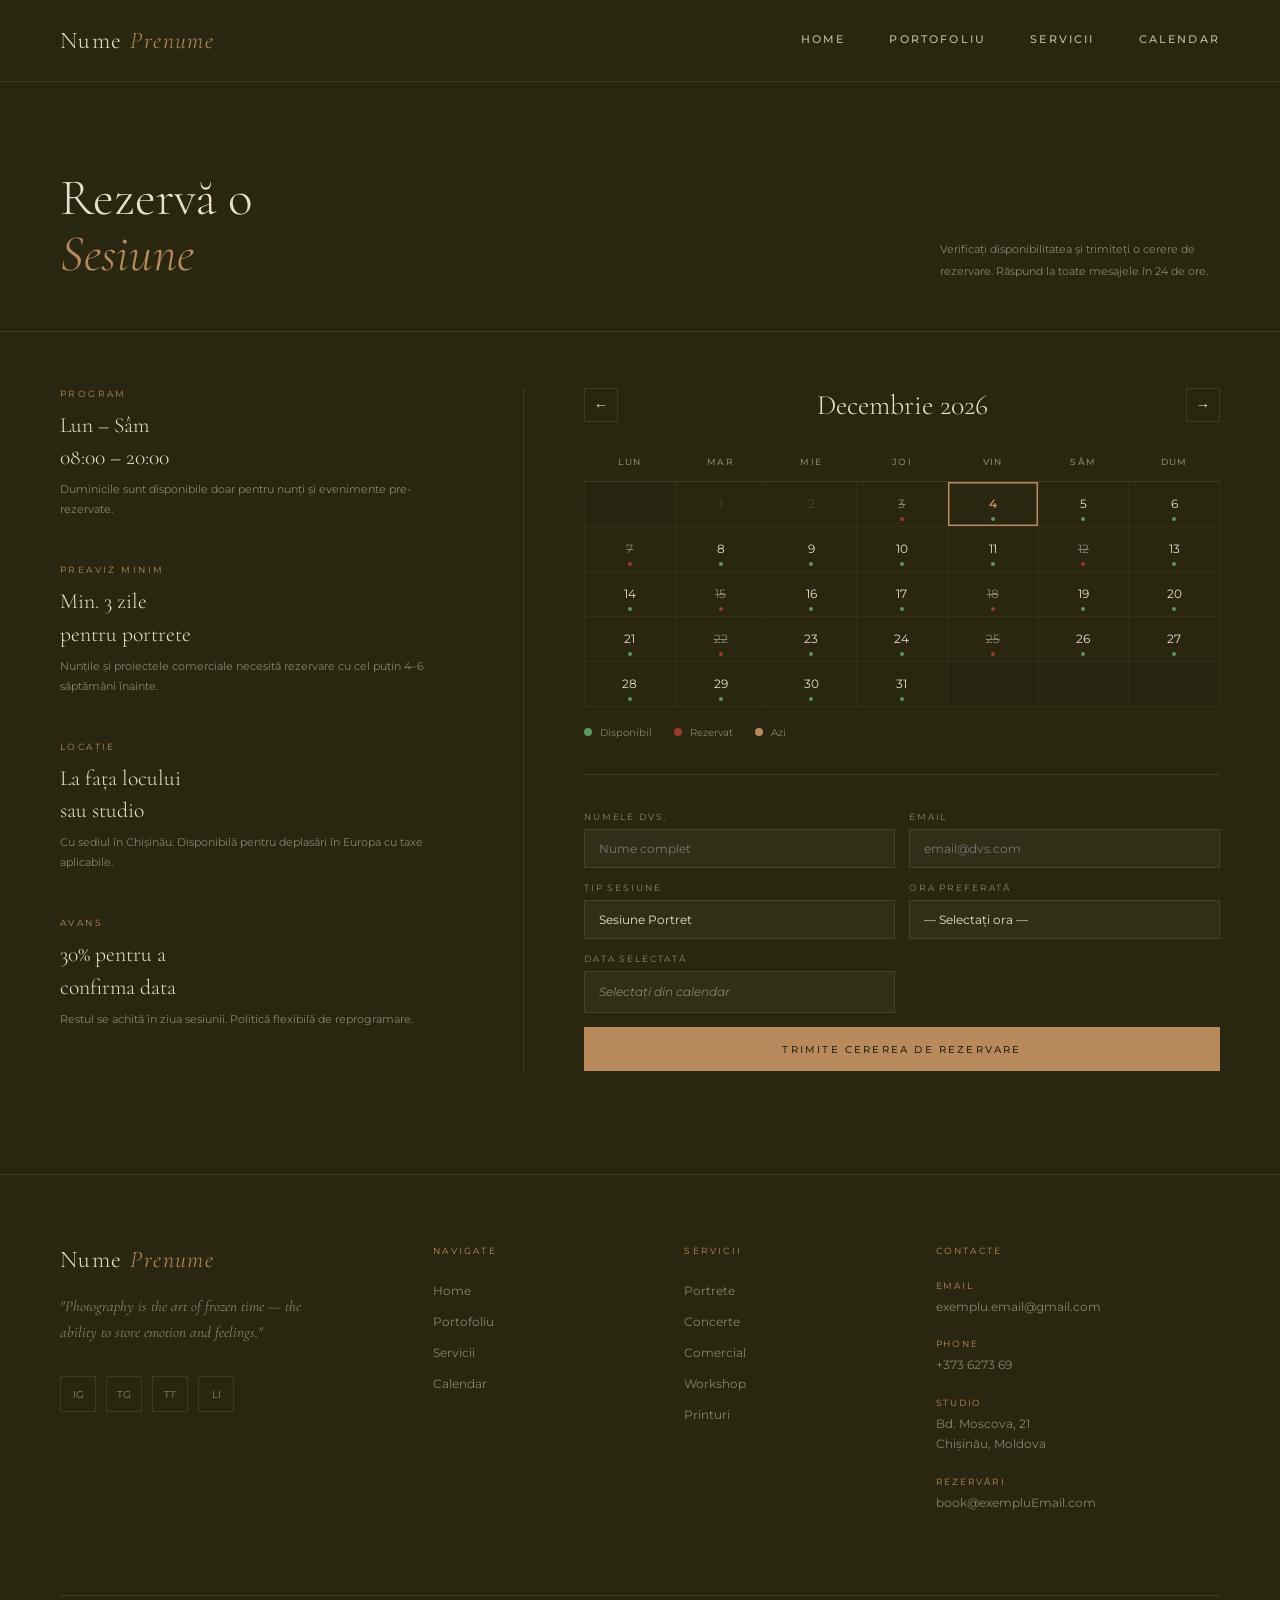
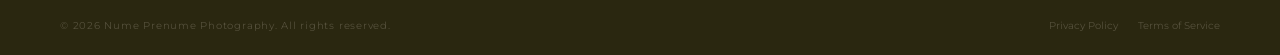
<file: Rezervari.html>
<!DOCTYPE html>
<html lang="ro">
<head>
<meta charset="UTF-8">
<meta name="viewport" content="width=device-width, initial-scale=1.0">
<title>Rezervări</title>
<link rel="preconnect" href="https://fonts.googleapis.com">
<link href="https://fonts.googleapis.com/css2?family=Cormorant+Garamond:ital,wght@0,300;0,400;1,300;1,400&family=Montserrat:wght@300;400;500&display=swap" rel="stylesheet">
<link rel="stylesheet" href="stil.css">
<style id="cal-dynamic-css"></style>
</head>
<body>
<header>
  <a href="Home.html#home" class="logo">Nume <em>Prenume</em></a>
  <nav>
    <a href="Home.html#home">Home</a>
    <a href="Portofoliu.html">Portofoliu</a>
    <a href="Servicii.html">Servicii</a>
    <a href="Rezervari.html">Calendar</a>
  </nav>
</header>
<main style="padding-top:98px; background:var(--bg-dark); min-height:100vh; padding-bottom:100px;">
  <div class="section-header">
    <h2 class="section-title">Rezervă o<br><em>Sesiune</em></h2>
    <p class="section-desc">Verificați disponibilitatea și trimiteți o cerere de rezervare. Răspund la toate mesajele în 24 de ore.</p>
  </div>
  <div class="schedule-layout">

    <div class="schedule-info">
      <div class="info-block">
        <p class="info-label">Program</p>
        <p class="info-value">Lun – Sâm<br>08:00 – 20:00</p>
        <p class="info-sub">Duminicile sunt disponibile doar pentru nunți și evenimente pre-rezervate.</p>
      </div>
      <div class="info-block">
        <p class="info-label">Preaviz Minim</p>
        <p class="info-value">Min. 3 zile<br>pentru portrete</p>
        <p class="info-sub">Nunțile și proiectele comerciale necesită rezervare cu cel puțin 4–6 săptămâni înainte.</p>
      </div>
      <div class="info-block">
        <p class="info-label">Locație</p>
        <p class="info-value">La fața locului<br>sau studio</p>
        <p class="info-sub">Cu sediul în Chișinău. Disponibilă pentru deplasări în Europa cu taxe aplicabile.</p>
      </div>
      <div class="info-block">
        <p class="info-label">Avans</p>
        <p class="info-value">30% pentru a<br>confirma data</p>
        <p class="info-sub">Restul se achită în ziua sesiunii. Politică flexibilă de reprogramare.</p>
      </div>
    </div>

    <div class="calendar-area">
      <div class="cal-header">
        <button id="cal-prev" class="cal-nav-btn" aria-label="Luna anterioară">&#8592;</button>
        <span id="cal-month-label" class="cal-month">Aprilie 2026</span>
        <button id="cal-next" class="cal-nav-btn" aria-label="Luna următoare">&#8594;</button>
      </div>

      <div id="cal-radios"></div>

      <table class="cal-table">
        <thead>
          <tr>
            <th>Lun</th><th>Mar</th><th>Mie</th>
            <th>Joi</th><th>Vin</th><th>Sâm</th><th>Dum</th>
          </tr>
        </thead>
        <tbody id="cal-body"></tbody>
      </table>

      <div class="cal-legend">
        <div class="legend-item"><div class="legend-dot" style="background:#5a9a5a"></div>Disponibil</div>
        <div class="legend-item"><div class="legend-dot" style="background:#a0392b"></div>Rezervat</div>
        <div class="legend-item"><div class="legend-dot" style="background:var(--accent)"></div>Azi</div>
      </div>

      <div class="booking-form">
        <form action="mailto:book@exempluEmail.com" method="GET" enctype="text/plain">
          <div class="form-row">
            <div class="form-field">
              <label for="nameInput">Numele Dvs.</label>
              <input type="text" id="nameInput" name="Nume" placeholder="Nume complet" required minlength="2">
            </div>
            <div class="form-field">
              <label for="emailInput">Email</label>
              <input type="email" id="emailInput" name="Email" placeholder="email@dvs.com" required>
            </div>
          </div>
          <div class="form-row">
            <div class="form-field">
              <label for="sessionType">Tip Sesiune</label>
              <select id="sessionType" name="Serviciu">
                <option>Sesiune Portret</option>
                <option>Concerte</option>
                <option>Comercial</option>
                <option>Workshop</option>
                <option>Printuri</option>
                <option>Povești de Familie</option>
              </select>
            </div>
            <div class="form-field">
              <label for="timeInput">Ora Preferată</label>
              <select id="timeInput" name="Ora">
                <option value="">— Selectați ora —</option>
                <option>08:00</option><option>09:00</option>
                <option>10:00</option><option>11:00</option>
                <option>12:00</option><option>13:00</option>
                <option>14:00</option><option>15:00</option>
                <option>16:00</option><option>17:00</option>
                <option>18:00</option><option>19:00</option>
                <option>20:00</option>
              </select>
            </div>
          </div>
          <div class="form-row">
            <div class="form-field">
              <label>Data Selectată</label>
              <div class="date-display">
                <span id="date-display-val" style="color:var(--warm-gray);font-style:italic">Selectați din calendar</span>
              </div>
              <input type="hidden" id="dateInput" name="Data">
            </div>
          </div>
          <button type="submit" class="btn-book">Trimite Cererea de Rezervare</button>
        </form>
      </div>
    </div>

  </div>
</main>
<footer>
  <div class="footer-main">
    <div class="footer-brand-col">
      <a href="Home.html" class="logo">Nume <em>Prenume</em></a>
      <p class="footer-tagline">"Photography is the art of frozen time — the ability to store emotion and feelings."</p>
      <div class="social-links">
        <a href="#" class="social-link">IG</a>
        <a href="#" class="social-link">TG</a>
        <a href="#" class="social-link">TT</a>
        <a href="#" class="social-link">LI</a>
      </div>
    </div>
    <div>
      <p class="footer-col-title">Navigate</p>
      <ul class="footer-links">
        <li><a href="Home.html">Home</a></li>
        <li><a href="Portofoliu.html">Portofoliu</a></li>
        <li><a href="Servicii.html">Servicii</a></li>
        <li><a href="Rezervari.html">Calendar</a></li>
      </ul>
    </div>
    <div>
      <p class="footer-col-title">Servicii</p>
      <ul class="footer-links">
        <li><a href="Servicii.html">Portrete</a></li>
        <li><a href="Servicii.html">Concerte</a></li>
        <li><a href="Servicii.html">Comercial</a></li>
        <li><a href="Servicii.html">Workshop</a></li>
        <li><a href="Servicii.html">Printuri</a></li>
      </ul>
    </div>
    <div>
      <p class="footer-col-title">Contacte</p>
      <div class="contact-block"><small>Email</small><span>exemplu.email@gmail.com</span></div>
      <div class="contact-block"><small>Phone</small><span>+373 6273 69</span></div>
      <div class="contact-block"><small>Studio</small><span>Bd. Moscova, 21<br>Chișinău, Moldova</span></div>
      <div class="contact-block"><small>Rezervări</small><span>book@exempluEmail.com</span></div>
    </div>
  </div>
  <div class="footer-bottom">
    <p class="footer-copy">© 2026 Nume Prenume Photography. All rights reserved.</p>
    <div class="footer-legal"><a href="#">Privacy Policy</a><a href="#">Terms of Service</a></div>
  </div>
</footer>
<script src="navigare.js"></script>
</body></html>
</file>
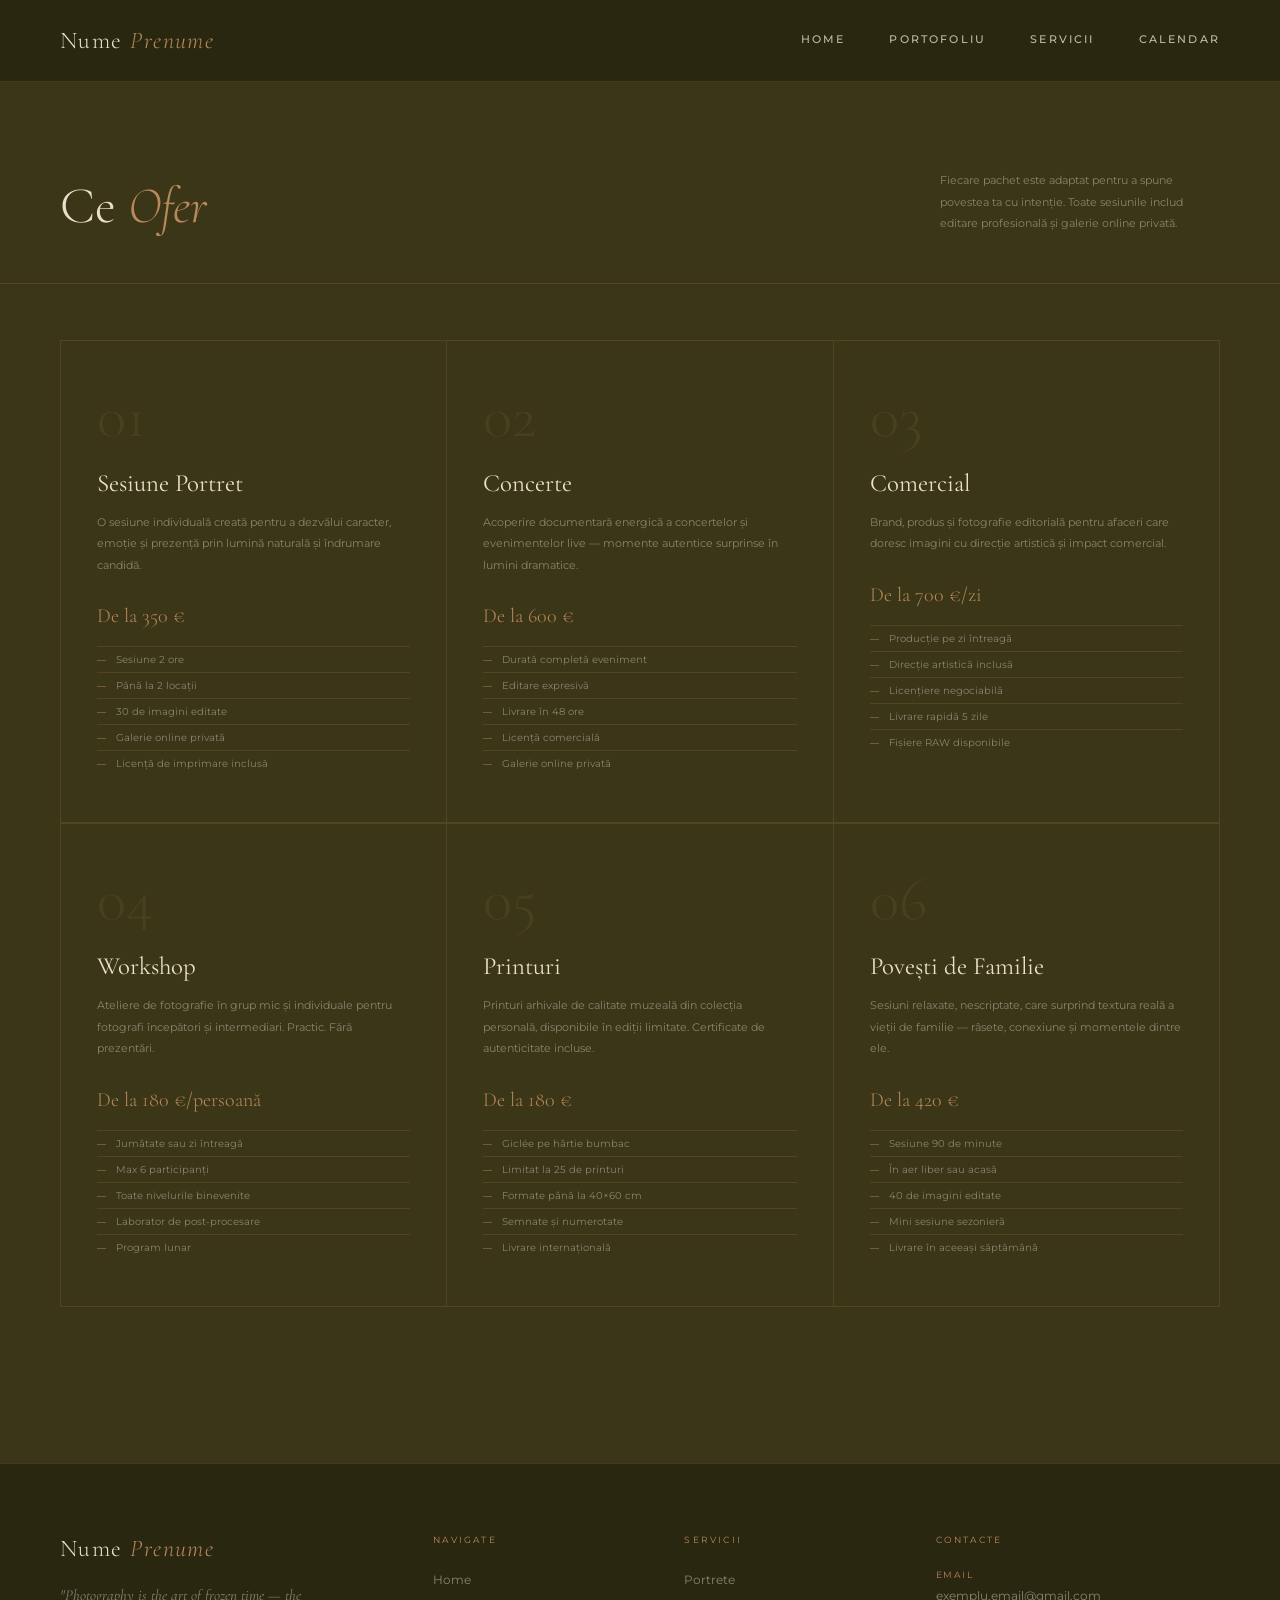
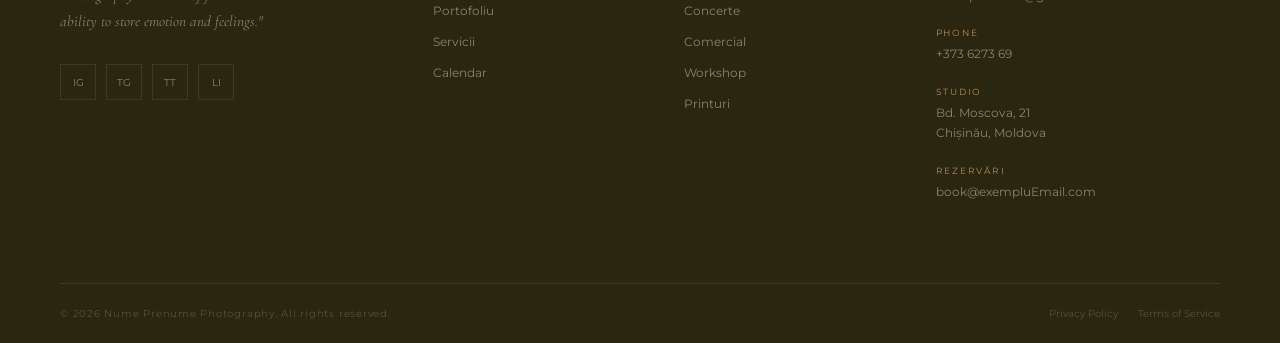
<file: Servicii.html>
<!DOCTYPE html>
<html lang="ro">
<head>
<meta charset="UTF-8">
<meta name="viewport" content="width=device-width, initial-scale=1.0">
<title>Servicii</title>
<link rel="preconnect" href="https://fonts.googleapis.com">
<link href="https://fonts.googleapis.com/css2?family=Cormorant+Garamond:ital,wght@0,300;0,400;1,300;1,400&family=Montserrat:wght@300;400;500&display=swap" rel="stylesheet">
<link rel="stylesheet" href="stil.css">
<style id="cal-dynamic-css"></style>
</head>
<body>
<header>
  <a href="Home.html#home" class="logo">Nume <em>Prenume</em></a>
  <nav>
    <a href="Home.html#home">Home</a>
    <a href="Portofoliu.html">Portofoliu</a>
    <a href="Servicii.html">Servicii</a>
    <a href="Rezervari.html">Calendar</a>
  </nav>
</header>
<main style="padding-top:98px; background:var(--bg); min-height:100vh; padding-bottom:100px;">
  <div class="section-header">
    <h2 class="section-title">Ce <em>Ofer</em></h2>
    <p class="section-desc" style="color:var(--warm-gray)">Fiecare pachet este adaptat pentru a spune povestea ta cu intenție. Toate sesiunile includ editare profesională și galerie online privată.</p>
  </div>
  <div class="services-grid">
    <div class="service-card">
      <div class="service-num">01</div>
      <h3 class="service-name">Sesiune Portret</h3>
      <p class="service-desc">O sesiune individuală creată pentru a dezvălui caracter, emoție și prezență prin lumină naturală și îndrumare candidă.</p>
      <div class="service-price">De la 350 €</div>
      <ul class="service-includes">
        <li>Sesiune 2 ore</li><li>Până la 2 locații</li>
        <li>30 de imagini editate</li><li>Galerie online privată</li>
        <li>Licență de imprimare inclusă</li>
      </ul>
    </div>
    <div class="service-card">
      <div class="service-num">02</div>
      <h3 class="service-name">Concerte</h3>
      <p class="service-desc">Acoperire documentară energică a concertelor și evenimentelor live — momente autentice surprinse în lumini dramatice.</p>
      <div class="service-price">De la 600 €</div>
      <ul class="service-includes">
        <li>Durată completă eveniment</li><li>Editare expresivă</li>
        <li>Livrare în 48 ore</li><li>Licență comercială</li>
        <li>Galerie online privată</li>
      </ul>
    </div>
    <div class="service-card">
      <div class="service-num">03</div>
      <h3 class="service-name">Comercial</h3>
      <p class="service-desc">Brand, produs și fotografie editorială pentru afaceri care doresc imagini cu direcție artistică și impact comercial.</p>
      <div class="service-price">De la 700 €/zi</div>
      <ul class="service-includes">
        <li>Producție pe zi întreagă</li><li>Direcție artistică inclusă</li>
        <li>Licențiere negociabilă</li><li>Livrare rapidă 5 zile</li>
        <li>Fișiere RAW disponibile</li>
      </ul>
    </div>
    <div class="service-card">
      <div class="service-num">04</div>
      <h3 class="service-name">Workshop</h3>
      <p class="service-desc">Ateliere de fotografie în grup mic și individuale pentru fotografi începători și intermediari. Practic. Fără prezentări.</p>
      <div class="service-price">De la 180 €/persoană</div>
      <ul class="service-includes">
        <li>Jumătate sau zi întreagă</li><li>Max 6 participanți</li>
        <li>Toate nivelurile binevenite</li><li>Laborator de post-procesare</li>
        <li>Program lunar</li>
      </ul>
    </div>
    <div class="service-card">
      <div class="service-num">05</div>
      <h3 class="service-name">Printuri</h3>
      <p class="service-desc">Printuri arhivale de calitate muzeală din colecția personală, disponibile în ediții limitate. Certificate de autenticitate incluse.</p>
      <div class="service-price">De la 180 €</div>
      <ul class="service-includes">
        <li>Giclée pe hârtie bumbac</li><li>Limitat la 25 de printuri</li>
        <li>Formate până la 40×60 cm</li><li>Semnate și numerotate</li>
        <li>Livrare internațională</li>
      </ul>
    </div>
    <div class="service-card">
      <div class="service-num">06</div>
      <h3 class="service-name">Povești de Familie</h3>
      <p class="service-desc">Sesiuni relaxate, nescriptate, care surprind textura reală a vieții de familie — râsete, conexiune și momentele dintre ele.</p>
      <div class="service-price">De la 420 €</div>
      <ul class="service-includes">
        <li>Sesiune 90 de minute</li><li>În aer liber sau acasă</li>
        <li>40 de imagini editate</li><li>Mini sesiune sezonieră</li>
        <li>Livrare în aceeași săptămână</li>
      </ul>
    </div>
  </div>
</main>
<footer>
  <div class="footer-main">
    <div class="footer-brand-col">
      <a href="Home.html" class="logo">Nume <em>Prenume</em></a>
      <p class="footer-tagline">"Photography is the art of frozen time — the ability to store emotion and feelings."</p>
      <div class="social-links">
        <a href="#" class="social-link">IG</a>
        <a href="#" class="social-link">TG</a>
        <a href="#" class="social-link">TT</a>
        <a href="#" class="social-link">LI</a>
      </div>
    </div>
    <div>
      <p class="footer-col-title">Navigate</p>
      <ul class="footer-links">
        <li><a href="Home.html">Home</a></li>
        <li><a href="Portofoliu.html">Portofoliu</a></li>
        <li><a href="Servicii.html">Servicii</a></li>
        <li><a href="Rezervari.html">Calendar</a></li>
      </ul>
    </div>
    <div>
      <p class="footer-col-title">Servicii</p>
      <ul class="footer-links">
        <li><a href="Servicii.html">Portrete</a></li>
        <li><a href="Servicii.html">Concerte</a></li>
        <li><a href="Servicii.html">Comercial</a></li>
        <li><a href="Servicii.html">Workshop</a></li>
        <li><a href="Servicii.html">Printuri</a></li>
      </ul>
    </div>
    <div>
      <p class="footer-col-title">Contacte</p>
      <div class="contact-block"><small>Email</small><span>exemplu.email@gmail.com</span></div>
      <div class="contact-block"><small>Phone</small><span>+373 6273 69</span></div>
      <div class="contact-block"><small>Studio</small><span>Bd. Moscova, 21<br>Chișinău, Moldova</span></div>
      <div class="contact-block"><small>Rezervări</small><span>book@exempluEmail.com</span></div>
    </div>
  </div>
  <div class="footer-bottom">
    <p class="footer-copy">© 2026 Nume Prenume Photography. All rights reserved.</p>
    <div class="footer-legal"><a href="#">Privacy Policy</a><a href="#">Terms of Service</a></div>
  </div>
</footer>
</body></html>
</file>
<file: stil.css>
*, *::before, *::after { margin: 0; padding: 0; box-sizing: border-box; }

:root {
  --bg:        #3b3618;
  --bg-dark:   #2a2710;
  --cream:     #e8e0cc;
  --cream-dim: #c4b99a;
  --accent:    #b8895a;
  --accent-l:  #d4a96a;
  --border:    rgba(184,137,90,0.18);
  --warm-gray: #8a8270;
}

html { scroll-behavior: smooth; }

body {
  font-family: 'Montserrat', sans-serif;
  background: var(--bg);
  color: var(--cream);
  overflow-x: hidden;
}

/* ── NAVIGARE :target ── */
.page {
  display: none;
  min-height: 100vh;
  padding-top: 98px;
  animation: pageIn 0.4s ease forwards;
}
#home { padding-top: 0; }

.page:target { display: block; }

#home:not(:target) { display: block; }

body:has(#portfolio:target) #home:not(:target),
body:has(#services:target)  #home:not(:target),
body:has(#schedule:target)  #home:not(:target) { display: none; }

@keyframes pageIn {
  from { opacity: 0; transform: translateY(12px); }
  to   { opacity: 1; transform: translateY(0); }
}

/* ── HEADER ── */
header {
  position: fixed; top: 0; left: 0; right: 0; z-index: 100;
  display: flex; align-items: center; justify-content: space-between;
  padding: 26px 60px;
  background: rgba(42,39,16,0.95);
  backdrop-filter: blur(14px);
  border-bottom: 1px solid var(--border);
}

.logo {
  font-family: 'Cormorant Garamond', serif;
  font-size: 1.5rem; font-weight: 300;
  letter-spacing: 0.06em; color: var(--cream);
  text-decoration: none;
}
.logo em { font-style: italic; color: var(--accent); }

nav { display: flex; gap: 44px; align-items: center; }
nav a {
  font-size: 0.68rem; font-weight: 500; letter-spacing: 0.2em;
  text-transform: uppercase; color: var(--cream-dim);
  text-decoration: none; position: relative;
  padding-bottom: 4px; transition: color 0.3s;
}
nav a::after {
  content: ''; position: absolute; bottom: 0; left: 0;
  width: 0; height: 1px; background: var(--accent);
  transition: width 0.35s ease;
}
nav a:hover { color: var(--cream); }
nav a:hover::after { width: 100%; }

/* Link activ prin :target */
body:not(:has(.page:target)) a[href="#home"],
body:has(#home:target)       a[href="#home"],
body:has(#portfolio:target)  a[href="#portfolio"],
body:has(#services:target)   a[href="#services"],
body:has(#schedule:target)   a[href="#schedule"] { color: var(--cream); }

body:not(:has(.page:target)) a[href="#home"]::after,
body:has(#home:target)       a[href="#home"]::after,
body:has(#portfolio:target)  a[href="#portfolio"]::after,
body:has(#services:target)   a[href="#services"]::after,
body:has(#schedule:target)   a[href="#schedule"]::after { width: 100%; }

/* ── HOME ── */
.hero-grid { display: grid; grid-template-columns: 1fr 1fr; min-height: 100vh; }
.hero-left {
  display: flex; flex-direction: column; justify-content: flex-end;
  padding: 0 60px 80px;
}
.hero-eyebrow {
  font-size: 0.6rem; letter-spacing: 0.28em; text-transform: uppercase;
  color: var(--accent); margin-bottom: 22px; font-weight: 500;
  opacity: 0; transform: translateY(20px);
  animation: fadeUp 0.8s 0.3s forwards;
}
.hero-title {
  font-family: 'Cormorant Garamond', serif;
  font-size: clamp(3.8rem, 6.5vw, 6.5rem);
  font-weight: 300; line-height: 1.04; color: var(--cream); margin-bottom: 26px;
  opacity: 0; transform: translateY(30px);
  animation: fadeUp 0.9s 0.5s forwards;
}
.hero-title em { font-style: italic; color: var(--accent); }
.hero-sub {
  font-size: 0.73rem; letter-spacing: 0.04em; color: var(--cream-dim);
  line-height: 1.85; max-width: 300px;
  opacity: 0; transform: translateY(20px);
  animation: fadeUp 0.8s 0.7s forwards;
}
.hero-cta {
  margin-top: 44px; display: flex; gap: 24px; align-items: center;
  opacity: 0; transform: translateY(20px);
  animation: fadeUp 0.8s 0.9s forwards;
}
.btn-primary {
  display: inline-block; padding: 15px 38px;
  background: var(--cream); color: var(--bg-dark);
  font-size: 0.62rem; letter-spacing: 0.22em; text-transform: uppercase;
  font-weight: 500; text-decoration: none;
  transition: background 0.3s, color 0.3s;
}
.btn-primary:hover { background: var(--accent); color: var(--cream); }
.btn-ghost {
  font-size: 0.62rem; letter-spacing: 0.2em; text-transform: uppercase;
  color: var(--cream-dim); text-decoration: none; transition: color 0.3s;
}
.btn-ghost:hover { color: var(--accent); }
.hero-right { position: relative; overflow: hidden; background: #1a1a10; }
.hero-img {
  width: 100%; height: 100%; object-fit: cover; display: block;
  transform: scale(1.06); animation: zoomOut 1.6s 0.2s ease forwards;
  filter: sepia(8%) contrast(1.05) brightness(0.9);
}
.hero-counter {
  position: absolute; bottom: 30px; left: 30px;
  font-family: 'Cormorant Garamond', serif; font-size: 6rem; font-weight: 300;
  color: rgba(232,224,204,0.1); line-height: 1;
  user-select: none; pointer-events: none;
}

/* ── SECTION HEADER ── */
.section-header {
  padding: 72px 60px 48px;
  display: flex; align-items: flex-end; justify-content: space-between;
  border-bottom: 1px solid var(--border);
}
.section-title {
  font-family: 'Cormorant Garamond', serif;
  font-size: clamp(2.6rem, 4vw, 4.8rem);
  font-weight: 300; line-height: 1.1; color: var(--cream);
}
.section-title em { font-style: italic; color: var(--accent); }
.section-desc { max-width: 280px; font-size: 0.71rem; line-height: 1.9; color: var(--warm-gray); }

/* ── PORTFOLIO ── */
#portfolio { background: var(--bg-dark); }
.portfolio-grid {
  display: grid; grid-template-columns: repeat(3,1fr);
  gap: 3px; padding: 3px;
}
.photo-item { position: relative; overflow: hidden; }
.photo-item:nth-child(1) { grid-column: span 2; aspect-ratio: 16/9; }
.photo-item:nth-child(2) { aspect-ratio: 2/3; }
.photo-item:nth-child(3) { aspect-ratio: 2/3; }
.photo-item:nth-child(4) { aspect-ratio: 2/3; }
.photo-item:nth-child(5) { grid-column: span 2; aspect-ratio: 16/9; }
.photo-item:nth-child(6) { aspect-ratio: 1/1; }
.photo-item img {
  width: 100%; height: 100%; object-fit: cover; display: block;
  transition: transform 0.65s cubic-bezier(0.25,0.46,0.45,0.94);
  filter: sepia(10%) contrast(1.06) brightness(0.88);
}
.photo-item:hover img { transform: scale(1.06); filter: sepia(3%) contrast(1.03) brightness(0.97); }
.photo-label {
  position: absolute; bottom: 0; left: 0; right: 0;
  padding: 50px 22px 22px;
  background: linear-gradient(to top, rgba(42,39,16,0.9) 0%, transparent 100%);
  opacity: 0; transform: translateY(8px);
  transition: opacity 0.4s, transform 0.4s;
}
.photo-item:hover .photo-label { opacity: 1; transform: translateY(0); }
.photo-label span {
  font-family: 'Cormorant Garamond', serif; font-size: 1.2rem; font-weight: 300;
  color: var(--cream); display: block; margin-bottom: 5px;
}
.photo-label small { font-size: 0.58rem; letter-spacing: 0.2em; text-transform: uppercase; color: var(--accent); }

/* ── SERVICES ── */
#services { background: var(--bg); padding-bottom: 100px; }
.services-grid {
  display: grid; grid-template-columns: repeat(3,1fr);
  border-left: 1px solid var(--border); margin: 56px 60px;
}
.service-card {
  border-right: 1px solid var(--border); border-top: 1px solid var(--border);
  border-bottom: 1px solid var(--border);
  padding: 46px 36px; position: relative; overflow: hidden;
  transition: background 0.4s;
}
.service-card::before {
  content: ''; position: absolute; bottom: 0; left: 0;
  height: 2px; width: 0; background: var(--accent); transition: width 0.5s ease;
}
.service-card:hover { background: var(--bg-dark); }
.service-card:hover::before { width: 100%; }
.service-num {
  font-family: 'Cormorant Garamond', serif; font-size: 3.8rem; font-weight: 300;
  color: rgba(184,137,90,0.12); line-height: 1; margin-bottom: 20px;
}
.service-name {
  font-family: 'Cormorant Garamond', serif; font-size: 1.55rem;
  font-weight: 400; margin-bottom: 14px; color: var(--cream);
}
.service-desc { font-size: 0.71rem; line-height: 1.9; color: var(--warm-gray); margin-bottom: 28px; }
.service-price { font-family: 'Cormorant Garamond', serif; font-size: 1.25rem; color: var(--accent); font-weight: 300; }
.service-includes { margin-top: 18px; list-style: none; }
.service-includes li {
  font-size: 0.64rem; color: var(--warm-gray); padding: 6px 0;
  border-top: 1px solid var(--border); display: flex; align-items: center; gap: 10px;
}
.service-includes li::before { content: '—'; color: var(--accent); font-size: 0.58rem; }

/* ── SCHEDULE ── */
#schedule { background: var(--bg-dark); padding-bottom: 100px; }
.schedule-layout { display: grid; grid-template-columns: 1fr 1.5fr; margin: 56px 60px 0; }
.schedule-info { border-right: 1px solid var(--border); padding-right: 60px; }
.info-block { margin-bottom: 44px; }
.info-label { font-size: 0.58rem; letter-spacing: 0.26em; text-transform: uppercase; color: var(--accent); margin-bottom: 10px; }
.info-value { font-family: 'Cormorant Garamond', serif; font-size: 1.35rem; font-weight: 300; line-height: 1.5; }
.info-sub { font-size: 0.69rem; color: var(--warm-gray); line-height: 1.8; margin-top: 7px; }

.calendar-area { padding-left: 60px; }
.cal-header { display: flex; align-items: center; justify-content: space-between; margin-bottom: 24px; }
.cal-month { font-family: 'Cormorant Garamond', serif; font-size: 1.75rem; font-weight: 300; }
.cal-nav { display: flex; gap: 10px; }

/* ── CALENDAR TABLE ── */
.cal-table {
  width: 100%;
  border-collapse: collapse;
  table-layout: fixed;
}
.cal-table thead th {
  font-size: 0.56rem; letter-spacing: 0.14em; text-transform: uppercase;
  color: var(--warm-gray); text-align: center; padding: 10px 4px 14px;
  font-weight: 500; border-bottom: 1px solid var(--border);
}
.cal-table tbody td {
  text-align: center; vertical-align: middle; font-size: 0.73rem;
  color: var(--cream); padding: 0; height: 44px; position: relative;
  border: 1px solid rgba(184,137,90,0.08);
}
.cal-table td.cal-empty { background: rgba(0,0,0,0.08); }
.cal-table td.cal-past  { color: rgba(138,130,112,0.35); }
.cal-table td.cal-booked { color: var(--warm-gray); }
.cal-table td.cal-booked span { text-decoration: line-through; }
.cal-table td.cal-booked::after {
  content: ''; position: absolute; bottom: 5px; left: 50%; transform: translateX(-50%);
  width: 4px; height: 4px; border-radius: 50%; background: #a0392b;
}

/* Selectable (available + today) — label as click target */
.cal-table td.cal-selectable { padding: 0; }
.cal-table td.cal-selectable label {
  display: flex; align-items: center; justify-content: center;
  width: 100%; height: 44px; cursor: pointer;
  position: relative; transition: background 0.2s, color 0.2s; user-select: none;
}
.cal-table td.cal-selectable label::after {
  content: ''; position: absolute; bottom: 5px; left: 50%; transform: translateX(-50%);
  width: 4px; height: 4px; border-radius: 50%; background: #5a9a5a; transition: opacity 0.2s;
}
.cal-table td.cal-selectable label:hover { background: rgba(184,137,90,0.15); }
.cal-table td.cal-today label {
  box-shadow: inset 0 0 0 1.5px var(--accent); color: var(--accent); font-weight: 600;
}

/* Hidden radios — placed before table as siblings */
.cal-radio {
  position: absolute; opacity: 0; width: 0; height: 0; pointer-events: none;
}

/* ── LEGEND ── */
.cal-legend { display: flex; gap: 22px; margin-top: 20px; }
.legend-item { display: flex; align-items: center; gap: 8px; font-size: 0.6rem; color: var(--warm-gray); }
.legend-dot { width: 8px; height: 8px; border-radius: 50%; }

/* ── BOOKING FORM ── */
.booking-form { margin-top: 36px; padding-top: 36px; border-top: 1px solid var(--border); }
.form-row { display: grid; grid-template-columns: 1fr 1fr; gap: 14px; margin-bottom: 14px; }
.form-field { display: flex; flex-direction: column; gap: 7px; }
.form-field label {
  font-size: 0.58rem; letter-spacing: 0.2em;
  text-transform: uppercase; color: var(--warm-gray);
}
.form-field input, .form-field select {
  background: rgba(255,255,255,0.04); border: 1px solid var(--border);
  color: var(--cream); font-family: 'Montserrat', sans-serif; font-size: 0.76rem;
  padding: 11px 14px; outline: none; transition: border-color 0.3s; appearance: none;
}
.form-field input:focus, .form-field select:focus { border-color: var(--accent); }
.form-field select option { background: var(--bg-dark); }
.form-field input:not(:placeholder-shown):invalid { border-color: rgba(160,57,43,0.6); }
.form-field input:not(:placeholder-shown):valid   { border-color: rgba(90,154,90,0.5); }

/* Date display box (driven by :checked radios) */
.date-display {
  background: rgba(255,255,255,0.04); border: 1px solid var(--border);
  color: var(--cream); font-family: 'Montserrat', sans-serif; font-size: 0.76rem;
  padding: 11px 14px; min-height: 42px; display: flex; align-items: center;
  transition: border-color 0.3s;
}
.date-display .date-placeholder { color: var(--warm-gray); font-style: italic; }
.date-display .date-val { display: none; }

.btn-book {
  display: block; width: 100%; padding: 16px; margin-top: 6px;
  background: var(--accent); color: var(--bg-dark);
  font-family: 'Montserrat', sans-serif; font-size: 0.62rem; letter-spacing: 0.22em;
  text-transform: uppercase; font-weight: 500; text-align: center;
  text-decoration: none; border: none; transition: background 0.3s;
}
.btn-book:hover { background: var(--accent-l); }

/* ── FOOTER ── */
footer { background: var(--bg-dark); border-top: 1px solid var(--border); padding: 70px 60px 0; }
.footer-main {
  display: grid; grid-template-columns: 1.6fr 1fr 1fr 1.4fr;
  gap: 48px; padding-bottom: 60px;
}
.footer-brand-col .logo { display: block; margin-bottom: 20px; }
.footer-tagline {
  font-family: 'Cormorant Garamond', serif; font-size: 0.95rem; font-style: italic;
  color: var(--warm-gray); line-height: 1.7; margin-bottom: 30px; max-width: 280px;
}
.social-links { display: flex; gap: 10px; }
.social-link {
  width: 36px; height: 36px; border: 1px solid var(--border);
  display: flex; align-items: center; justify-content: center;
  color: var(--warm-gray); text-decoration: none; font-size: 0.62rem;
  transition: border-color 0.3s, color 0.3s;
}
.social-link:hover { border-color: var(--accent); color: var(--accent); }
.footer-col-title { font-size: 0.58rem; letter-spacing: 0.24em; text-transform: uppercase; color: var(--accent); margin-bottom: 24px; }
.footer-links { list-style: none; }
.footer-links li { margin-bottom: 12px; }
.footer-links a { font-size: 0.72rem; color: var(--warm-gray); text-decoration: none; transition: color 0.3s; }
.footer-links a:hover { color: var(--cream); }
.contact-block { margin-bottom: 22px; }
.contact-block small { display: block; font-size: 0.55rem; letter-spacing: 0.2em; text-transform: uppercase; color: var(--accent); margin-bottom: 5px; }
.contact-block span { font-size: 0.73rem; color: var(--warm-gray); line-height: 1.5; }
.footer-bottom { border-top: 1px solid var(--border); display: flex; align-items: center; justify-content: space-between; padding: 24px 0; }
.footer-copy { font-size: 0.6rem; color: rgba(138,130,112,0.45); letter-spacing: 0.08em; }
.footer-legal { display: flex; gap: 20px; }
.footer-legal a { font-size: 0.6rem; color: rgba(138,130,112,0.45); text-decoration: none; transition: color 0.3s; }
.footer-legal a:hover { color: var(--warm-gray); }

/* ── ANIMAȚII ── */
@keyframes fadeUp  { to { opacity: 1; transform: translateY(0); } }
@keyframes zoomOut { to { transform: scale(1); } }
@keyframes pageIn  { from { opacity: 0; transform: translateY(12px); } to { opacity: 1; transform: translateY(0); } }

/* ── BUTOANE NAVIGARE CALENDAR ── */
.cal-nav-btn {
  background: none;
  border: 1px solid var(--border);
  color: var(--cream);
  width: 34px; height: 34px;
  display: flex; align-items: center; justify-content: center;
  font-size: 0.9rem;
  transition: border-color 0.3s, background 0.3s;
}
.cal-nav-btn:hover { border-color: var(--accent); background: rgba(184,137,90,0.1); }
</file>
